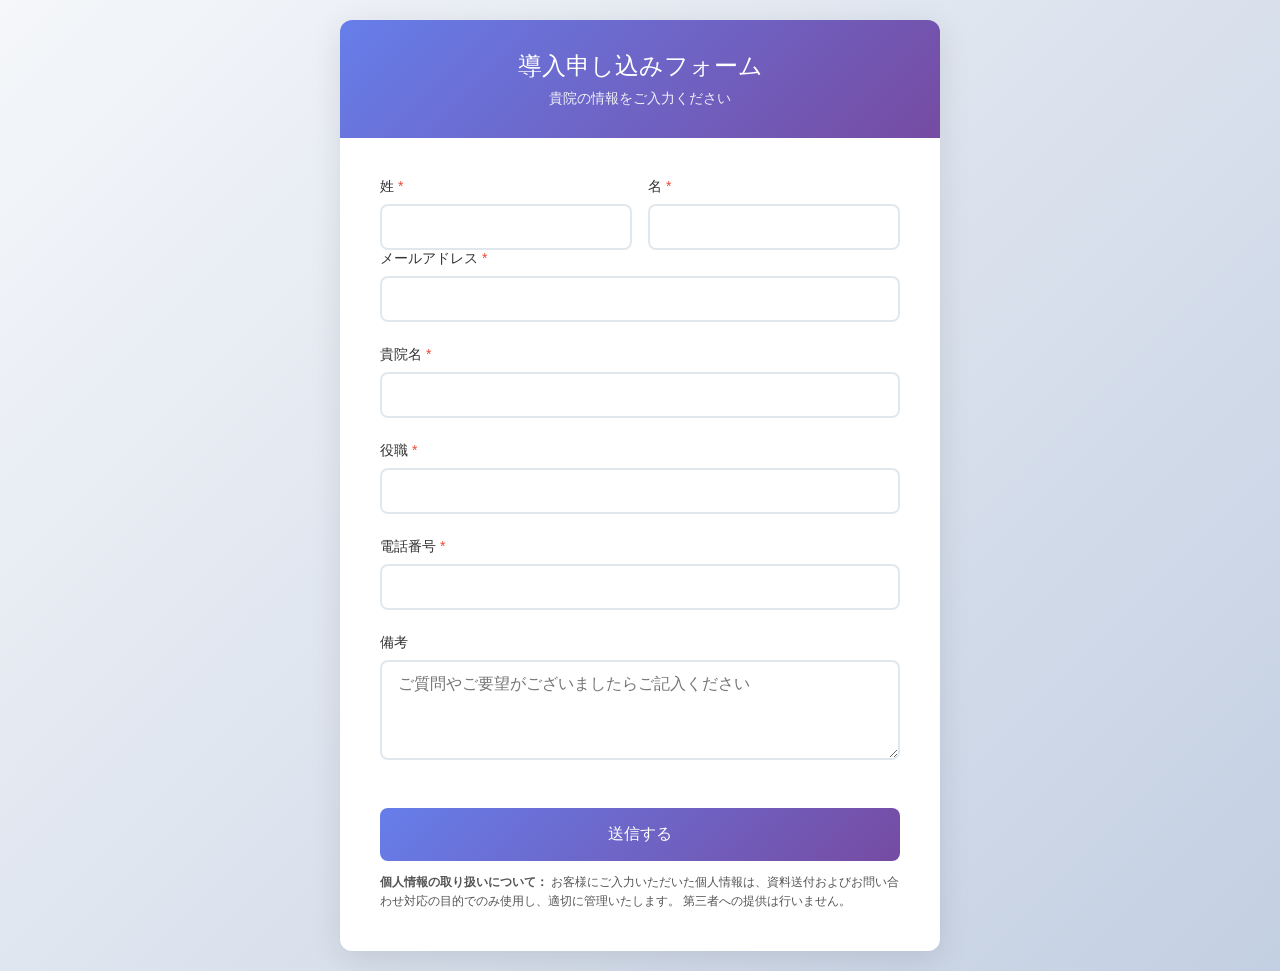
<file: form-1/index.html>
<!DOCTYPE html>
<html lang="ja">
<head>
    <!-- Google tag (gtag.js) -->
    <script async src="https://www.googletagmanager.com/gtag/js?id=G-EZYS3KW08E"></script>
    <script>
      window.dataLayer = window.dataLayer || [];
      function gtag(){dataLayer.push(arguments);}
      gtag('js', new Date());

      gtag('config', 'G-EZYS3KW08E');
    </script>
    <meta charset="UTF-8">
    <meta name="viewport" content="width=device-width, initial-scale=1.0">
    <title>導入申し込みフォーム</title>
    <style>
        * {
            margin: 0;
            padding: 0;
            box-sizing: border-box;
        }

        body {
            font-family: 'Hiragino Kaku Gothic ProN', 'Hiragino Sans', Meiryo, sans-serif;
            background: linear-gradient(135deg, #f5f7fa 0%, #c3cfe2 100%);
            min-height: 100vh;
            padding: 20px;
        }

        .container {
            max-width: 600px;
            margin: 0 auto;
            background: white;
            border-radius: 12px;
            box-shadow: 0 8px 32px rgba(0, 0, 0, 0.1);
            overflow: hidden;
        }

        .header {
            background: linear-gradient(135deg, #667eea 0%, #764ba2 100%);
            color: white;
            padding: 30px;
            text-align: center;
        }

        .header h1 {
            font-size: 24px;
            margin-bottom: 8px;
            font-weight: 500;
        }

        .header p {
            font-size: 14px;
            opacity: 0.9;
        }

        .form-container {
            padding: 40px;
        }

        .form-group {
            margin-bottom: 24px;
        }

        .form-group label {
            display: block;
            font-weight: 500;
            color: #333;
            margin-bottom: 8px;
            font-size: 14px;
        }

        .required {
            color: #e74c3c;
            margin-left: 4px;
        }

        .form-group input,
        .form-group textarea,
        .form-group select {
            width: 100%;
            padding: 12px 16px;
            border: 2px solid #e1e8ed;
            border-radius: 8px;
            font-size: 16px;
            transition: border-color 0.3s ease;
            font-family: inherit;
        }

        .form-group input:focus,
        .form-group textarea:focus,
        .form-group select:focus {
            outline: none;
            border-color: #667eea;
            box-shadow: 0 0 0 3px rgba(102, 126, 234, 0.1);
        }

        .form-group textarea {
            resize: vertical;
            min-height: 100px;
        }

        .name-group {
            display: flex;
            gap: 16px;
        }

        .name-group .form-group {
            flex: 1;
            margin-bottom: 0;
        }

        .submit-btn {
            width: 100%;
            background: linear-gradient(135deg, #667eea 0%, #764ba2 100%);
            color: white;
            padding: 16px;
            border: none;
            border-radius: 8px;
            font-size: 16px;
            font-weight: 500;
            cursor: pointer;
            transition: transform 0.2s ease, box-shadow 0.2s ease;
            margin-top: 20px;
        }

        .submit-btn:hover {
            transform: translateY(-2px);
            box-shadow: 0 8px 20px rgba(102, 126, 234, 0.3);
        }

        .submit-btn:active {
            transform: translateY(0);
        }

        .loading {
            display: none;
            text-align: center;
            padding: 20px;
            color: #667eea;
        }

        .error-message {
            color: #e74c3c;
            font-size: 14px;
            margin-top: 4px;
            display: none;
        }

        @media (max-width: 480px) {
            .name-group {
                flex-direction: column;
                gap: 0;
            }

            .name-group .form-group {
                margin-bottom: 24px;
            }

            .form-container {
                padding: 20px;
            }
        }
    </style>
</head>
<body>
    <div class="container">
        <div class="header">
            <h1>導入申し込みフォーム</h1>
            <p>貴院の情報をご入力ください</p>
        </div>

        <div class="form-container">
            <form id="applicationForm" method="POST" action="https://script.google.com/macros/s/AKfycbxItAKS_64qDomToMw9pVUviXkRFxmHYmUp7fqmUZ65HBTS-r95ZTWA8qgP76nP6UTh/exec">
                <div class="name-group">
                    <div class="form-group">
                        <label for="lastName">姓<span class="required">*</span></label>
                        <input type="text" id="lastName" name="lastName" required>
                        <div class="error-message" id="lastNameError">姓を入力してください</div>
                    </div>
                    <div class="form-group">
                        <label for="firstName">名<span class="required">*</span></label>
                        <input type="text" id="firstName" name="firstName" required>
                        <div class="error-message" id="firstNameError">名を入力してください</div>
                    </div>
                </div>

                <div class="form-group">
                    <label for="email">メールアドレス<span class="required">*</span></label>
                    <input type="email" id="email" name="email" required>
                    <div class="error-message" id="emailError">有効なメールアドレスを入力してください</div>
                </div>

                <div class="form-group">
                    <label for="hospitalName">貴院名<span class="required">*</span></label>
                    <input type="text" id="hospitalName" name="hospitalName" required>
                    <div class="error-message" id="hospitalNameError">貴院名を入力してください</div>
                </div>

                <div class="form-group">
                    <label for="position">役職<span class="required">*</span></label>
                    <input type="text" id="position" name="position" required>
                    <div class="error-message" id="positionError">役職を入力してください</div>
                </div>

                <div class="form-group">
                    <label for="phoneNumber">電話番号<span class="required">*</span></label>
                    <input type="tel" id="phoneNumber" name="phoneNumber" required>
                    <div class="error-message" id="phoneNumberError">電話番号を入力してください</div>
                </div>

                <div class="form-group">
                    <label for="remarks">備考</label>
                    <textarea id="remarks" name="remarks" placeholder="ご質問やご要望がございましたらご記入ください"></textarea>
                </div>

                <button type="submit" class="submit-btn">送信する</button>
                <p style="font-size: 12px; color: #555; margin-top: 12px; line-height: 1.6;">
                    <strong>個人情報の取り扱いについて：</strong>
                    お客様にご入力いただいた個人情報は、資料送付およびお問い合わせ対応の目的でのみ使用し、適切に管理いたします。
                    第三者への提供は行いません。
                </p>
            </form>

            <div class="loading" id="loading">
                <p>送信中...</p>
            </div>
        </div>
    </div>

    <script>
        document.getElementById('applicationForm').addEventListener('submit', function(e) {
            e.preventDefault();

            // バリデーション
            if (!validateForm()) {
                return;
            }

            // ローディング表示
            document.getElementById('loading').style.display = 'block';
            this.style.display = 'none';

            // フォームデータを収集
            const formData = new FormData(this);

            // GASに送信
            fetch(this.action, {
                method: 'POST',
                body: formData,
                mode: 'no-cors'
            })
            .then(() => {
                // サンクスページへリダイレクト
                window.location.href = 'thanks.html';
            })
            .catch(error => {
                console.error('Error:', error);
                alert('送信中にエラーが発生しました。もう一度お試しください。');
                document.getElementById('loading').style.display = 'none';
                document.querySelector('.form-container form').style.display = 'block';
            });
        });

        function validateForm() {
            let isValid = true;
            const fields = [
                { id: 'lastName', errorId: 'lastNameError' },
                { id: 'firstName', errorId: 'firstNameError' },
                { id: 'email', errorId: 'emailError' },
                { id: 'hospitalName', errorId: 'hospitalNameError' },
                { id: 'position', errorId: 'positionError' },
                { id: 'phoneNumber', errorId: 'phoneNumberError' }
            ];

            // エラーメッセージをリセット
            fields.forEach(field => {
                document.getElementById(field.errorId).style.display = 'none';
                document.getElementById(field.id).style.borderColor = '#e1e8ed';
            });

            // 各フィールドをチェック
            fields.forEach(field => {
                const value = document.getElementById(field.id).value.trim();
                if (!value) {
                    document.getElementById(field.errorId).style.display = 'block';
                    document.getElementById(field.id).style.borderColor = '#e74c3c';
                    isValid = false;
                }
            });

            // メールアドレスの形式チェック
            const email = document.getElementById('email').value.trim();
            const emailRegex = /^[^\s@]+@[^\s@]+\.[^\s@]+$/;
            if (email && !emailRegex.test(email)) {
                document.getElementById('emailError').style.display = 'block';
                document.getElementById('emailError').textContent = '有効なメールアドレスを入力してください';
                document.getElementById('email').style.borderColor = '#e74c3c';
                isValid = false;
            }

            return isValid;
        }
    </script>
</body>
</html>
</file>
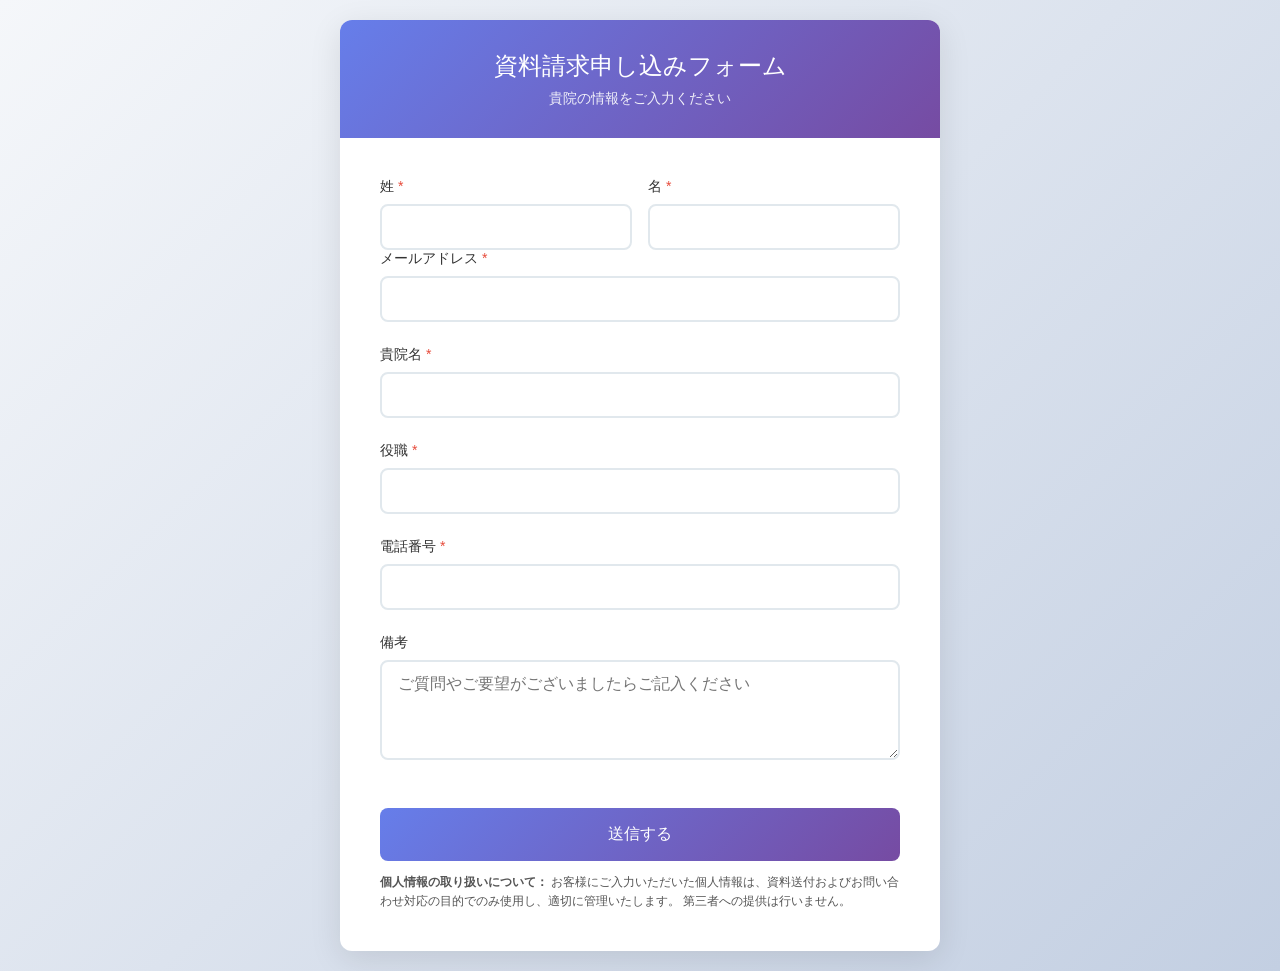
<file: form-2/index.html>
<!DOCTYPE html>
<html lang="ja">
<head>
    <!-- Google tag (gtag.js) -->
    <script async src="https://www.googletagmanager.com/gtag/js?id=G-EZYS3KW08E"></script>
    <script>
      window.dataLayer = window.dataLayer || [];
      function gtag(){dataLayer.push(arguments);}
      gtag('js', new Date());

      gtag('config', 'G-EZYS3KW08E');
    </script>
    <meta charset="UTF-8">
    <meta name="viewport" content="width=device-width, initial-scale=1.0">
    <title>資料請求申し込みフォーム</title>
    <style>
        * {
            margin: 0;
            padding: 0;
            box-sizing: border-box;
        }

        body {
            font-family: 'Hiragino Kaku Gothic ProN', 'Hiragino Sans', Meiryo, sans-serif;
            background: linear-gradient(135deg, #f5f7fa 0%, #c3cfe2 100%);
            min-height: 100vh;
            padding: 20px;
        }

        .container {
            max-width: 600px;
            margin: 0 auto;
            background: white;
            border-radius: 12px;
            box-shadow: 0 8px 32px rgba(0, 0, 0, 0.1);
            overflow: hidden;
        }

        .header {
            background: linear-gradient(135deg, #667eea 0%, #764ba2 100%);
            color: white;
            padding: 30px;
            text-align: center;
        }

        .header h1 {
            font-size: 24px;
            margin-bottom: 8px;
            font-weight: 500;
        }

        .header p {
            font-size: 14px;
            opacity: 0.9;
        }

        .form-container {
            padding: 40px;
        }

        .form-group {
            margin-bottom: 24px;
        }

        .form-group label {
            display: block;
            font-weight: 500;
            color: #333;
            margin-bottom: 8px;
            font-size: 14px;
        }

        .required {
            color: #e74c3c;
            margin-left: 4px;
        }

        .form-group input,
        .form-group textarea,
        .form-group select {
            width: 100%;
            padding: 12px 16px;
            border: 2px solid #e1e8ed;
            border-radius: 8px;
            font-size: 16px;
            transition: border-color 0.3s ease;
            font-family: inherit;
        }

        .form-group input:focus,
        .form-group textarea:focus,
        .form-group select:focus {
            outline: none;
            border-color: #667eea;
            box-shadow: 0 0 0 3px rgba(102, 126, 234, 0.1);
        }

        .form-group textarea {
            resize: vertical;
            min-height: 100px;
        }

        .name-group {
            display: flex;
            gap: 16px;
        }

        .name-group .form-group {
            flex: 1;
            margin-bottom: 0;
        }

        .submit-btn {
            width: 100%;
            background: linear-gradient(135deg, #667eea 0%, #764ba2 100%);
            color: white;
            padding: 16px;
            border: none;
            border-radius: 8px;
            font-size: 16px;
            font-weight: 500;
            cursor: pointer;
            transition: transform 0.2s ease, box-shadow 0.2s ease;
            margin-top: 20px;
        }

        .submit-btn:hover {
            transform: translateY(-2px);
            box-shadow: 0 8px 20px rgba(102, 126, 234, 0.3);
        }

        .submit-btn:active {
            transform: translateY(0);
        }

        .loading {
            display: none;
            text-align: center;
            padding: 20px;
            color: #667eea;
        }

        .error-message {
            color: #e74c3c;
            font-size: 14px;
            margin-top: 4px;
            display: none;
        }

        @media (max-width: 480px) {
            .name-group {
                flex-direction: column;
                gap: 0;
            }

            .name-group .form-group {
                margin-bottom: 24px;
            }

            .form-container {
                padding: 20px;
            }
        }
    </style>
</head>
<body>
    <div class="container">
        <div class="header">
            <h1>資料請求申し込みフォーム</h1>
            <p>貴院の情報をご入力ください</p>
        </div>

        <div class="form-container">
            <form id="applicationForm" method="POST" action="https://script.google.com/macros/s/AKfycbwqRfseQYH1_NnkTyOmqCQ0MFMAxVUHT5np-sXWRS5RP93vyMnKXFpoIYwGxfCWkKt4JQ/exec">
                <div class="name-group">
                    <div class="form-group">
                        <label for="lastName">姓<span class="required">*</span></label>
                        <input type="text" id="lastName" name="lastName" required>
                        <div class="error-message" id="lastNameError">姓を入力してください</div>
                    </div>
                    <div class="form-group">
                        <label for="firstName">名<span class="required">*</span></label>
                        <input type="text" id="firstName" name="firstName" required>
                        <div class="error-message" id="firstNameError">名を入力してください</div>
                    </div>
                </div>

                <div class="form-group">
                    <label for="email">メールアドレス<span class="required">*</span></label>
                    <input type="email" id="email" name="email" required>
                    <div class="error-message" id="emailError">有効なメールアドレスを入力してください</div>
                </div>

                <div class="form-group">
                    <label for="hospitalName">貴院名<span class="required">*</span></label>
                    <input type="text" id="hospitalName" name="hospitalName" required>
                    <div class="error-message" id="hospitalNameError">貴院名を入力してください</div>
                </div>

                <div class="form-group">
                    <label for="position">役職<span class="required">*</span></label>
                    <input type="text" id="position" name="position" required>
                    <div class="error-message" id="positionError">役職を入力してください</div>
                </div>

                <div class="form-group">
                    <label for="phoneNumber">電話番号<span class="required">*</span></label>
                    <input type="tel" id="phoneNumber" name="phoneNumber" required>
                    <div class="error-message" id="phoneNumberError">電話番号を入力してください</div>
                </div>

                <div class="form-group">
                    <label for="remarks">備考</label>
                    <textarea id="remarks" name="remarks" placeholder="ご質問やご要望がございましたらご記入ください"></textarea>
                </div>

                <button type="submit" class="submit-btn">送信する</button>
                <p style="font-size: 12px; color: #555; margin-top: 12px; line-height: 1.6;">
                    <strong>個人情報の取り扱いについて：</strong>
                    お客様にご入力いただいた個人情報は、資料送付およびお問い合わせ対応の目的でのみ使用し、適切に管理いたします。
                    第三者への提供は行いません。
                </p>
            </form>

            <div class="loading" id="loading">
                <p>送信中...</p>
            </div>
        </div>
    </div>

    <script>
        document.getElementById('applicationForm').addEventListener('submit', function(e) {
            e.preventDefault();

            // バリデーション
            if (!validateForm()) {
                return;
            }

            // ローディング表示
            document.getElementById('loading').style.display = 'block';
            this.style.display = 'none';

            // フォームデータを収集
            const formData = new FormData(this);

            // GASに送信
            fetch(this.action, {
                method: 'POST',
                body: formData,
                mode: 'no-cors'
            })
            .then(() => {
                // サンクスページへリダイレクト
                window.location.href = 'thanks.html';
            })
            .catch(error => {
                console.error('Error:', error);
                alert('送信中にエラーが発生しました。もう一度お試しください。');
                document.getElementById('loading').style.display = 'none';
                document.querySelector('.form-container form').style.display = 'block';
            });
        });

        function validateForm() {
            let isValid = true;
            const fields = [
                { id: 'lastName', errorId: 'lastNameError' },
                { id: 'firstName', errorId: 'firstNameError' },
                { id: 'email', errorId: 'emailError' },
                { id: 'hospitalName', errorId: 'hospitalNameError' },
                { id: 'position', errorId: 'positionError' },
                { id: 'phoneNumber', errorId: 'phoneNumberError' }
            ];

            // エラーメッセージをリセット
            fields.forEach(field => {
                document.getElementById(field.errorId).style.display = 'none';
                document.getElementById(field.id).style.borderColor = '#e1e8ed';
            });

            // 各フィールドをチェック
            fields.forEach(field => {
                const value = document.getElementById(field.id).value.trim();
                if (!value) {
                    document.getElementById(field.errorId).style.display = 'block';
                    document.getElementById(field.id).style.borderColor = '#e74c3c';
                    isValid = false;
                }
            });

            // メールアドレスの形式チェック
            const email = document.getElementById('email').value.trim();
            const emailRegex = /^[^\s@]+@[^\s@]+\.[^\s@]+$/;
            if (email && !emailRegex.test(email)) {
                document.getElementById('emailError').style.display = 'block';
                document.getElementById('emailError').textContent = '有効なメールアドレスを入力してください';
                document.getElementById('email').style.borderColor = '#e74c3c';
                isValid = false;
            }

            return isValid;
        }
    </script>
</body>
</html>
</file>
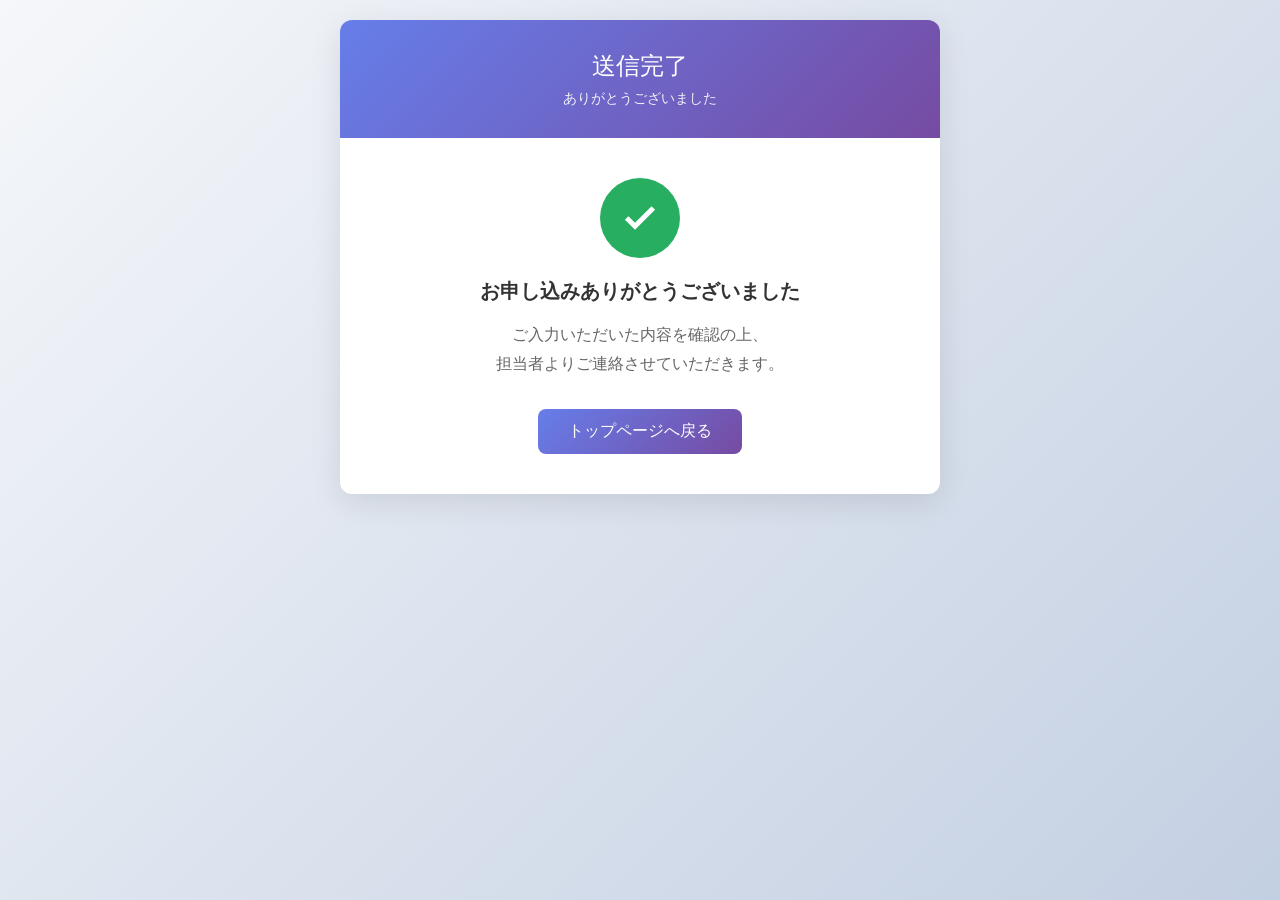
<file: form-1/thanks.html>
<!DOCTYPE html>
<html lang="ja">
<head>
    <!-- Google tag (gtag.js) -->
    <script async src="https://www.googletagmanager.com/gtag/js?id=G-EZYS3KW08E"></script>
    <script>
      window.dataLayer = window.dataLayer || [];
      function gtag(){dataLayer.push(arguments);}
      gtag('js', new Date());

      gtag('config', 'G-EZYS3KW08E');
    </script>
    <meta charset="UTF-8">
    <meta name="viewport" content="width=device-width, initial-scale=1.0">
    <title>送信完了 - 導入申し込みフォーム</title>
    <style>
        * {
            margin: 0;
            padding: 0;
            box-sizing: border-box;
        }

        body {
            font-family: 'Hiragino Kaku Gothic ProN', 'Hiragino Sans', Meiryo, sans-serif;
            background: linear-gradient(135deg, #f5f7fa 0%, #c3cfe2 100%);
            min-height: 100vh;
            padding: 20px;
        }

        .container {
            max-width: 600px;
            margin: 0 auto;
            background: white;
            border-radius: 12px;
            box-shadow: 0 8px 32px rgba(0, 0, 0, 0.1);
            overflow: hidden;
        }

        .header {
            background: linear-gradient(135deg, #667eea 0%, #764ba2 100%);
            color: white;
            padding: 30px;
            text-align: center;
        }

        .header h1 {
            font-size: 24px;
            margin-bottom: 8px;
            font-weight: 500;
        }

        .header p {
            font-size: 14px;
            opacity: 0.9;
        }

        .content {
            padding: 40px;
            text-align: center;
        }

        .check-icon {
            width: 80px;
            height: 80px;
            background: #27ae60;
            border-radius: 50%;
            margin: 0 auto 20px;
            display: flex;
            align-items: center;
            justify-content: center;
        }

        .content h2 {
            color: #333;
            margin-bottom: 16px;
            font-size: 20px;
        }

        .content p {
            color: #666;
            margin-bottom: 30px;
            line-height: 1.8;
        }

        .back-btn {
            display: inline-block;
            background: linear-gradient(135deg, #667eea 0%, #764ba2 100%);
            color: white;
            padding: 12px 30px;
            border: none;
            border-radius: 8px;
            font-size: 16px;
            font-weight: 500;
            cursor: pointer;
            text-decoration: none;
            transition: transform 0.2s ease, box-shadow 0.2s ease;
        }

        .back-btn:hover {
            transform: translateY(-2px);
            box-shadow: 0 8px 20px rgba(102, 126, 234, 0.3);
        }

        @media (max-width: 480px) {
            .content {
                padding: 20px;
            }
        }
    </style>
</head>
<body>
    <div class="container">
        <div class="header">
            <h1>送信完了</h1>
            <p>ありがとうございました</p>
        </div>

        <div class="content">
            <div class="check-icon">
                <svg width="40" height="40" viewBox="0 0 24 24" fill="none" stroke="white" stroke-width="3">
                    <polyline points="20,6 9,17 4,12"></polyline>
                </svg>
            </div>
            <h2>お申し込みありがとうございました</h2>
            <p>
                ご入力いただいた内容を確認の上、<br>
                担当者よりご連絡させていただきます。
            </p>
            <a href="https://dot-f.jp/reseful/" class="back-btn">トップページへ戻る</a>
        </div>
    </div>
</body>
</html>
</file>
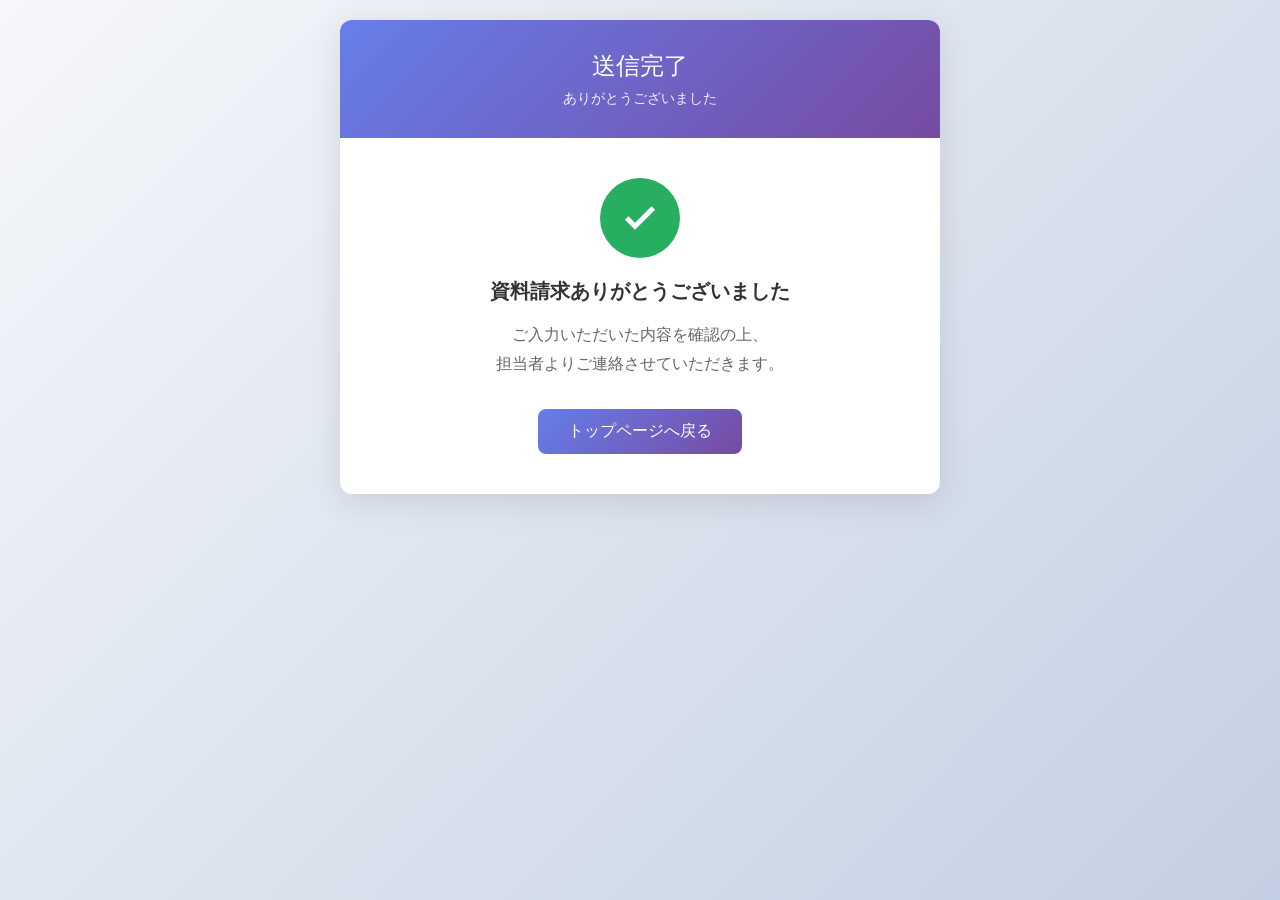
<file: form-2/thanks.html>
<!DOCTYPE html>
<html lang="ja">
<head>
    <!-- Google tag (gtag.js) -->
    <script async src="https://www.googletagmanager.com/gtag/js?id=G-EZYS3KW08E"></script>
    <script>
      window.dataLayer = window.dataLayer || [];
      function gtag(){dataLayer.push(arguments);}
      gtag('js', new Date());

      gtag('config', 'G-EZYS3KW08E');
    </script>
    <meta charset="UTF-8">
    <meta name="viewport" content="width=device-width, initial-scale=1.0">
    <title>送信完了 - 資料請求申し込みフォーム</title>
    <style>
        * {
            margin: 0;
            padding: 0;
            box-sizing: border-box;
        }

        body {
            font-family: 'Hiragino Kaku Gothic ProN', 'Hiragino Sans', Meiryo, sans-serif;
            background: linear-gradient(135deg, #f5f7fa 0%, #c3cfe2 100%);
            min-height: 100vh;
            padding: 20px;
        }

        .container {
            max-width: 600px;
            margin: 0 auto;
            background: white;
            border-radius: 12px;
            box-shadow: 0 8px 32px rgba(0, 0, 0, 0.1);
            overflow: hidden;
        }

        .header {
            background: linear-gradient(135deg, #667eea 0%, #764ba2 100%);
            color: white;
            padding: 30px;
            text-align: center;
        }

        .header h1 {
            font-size: 24px;
            margin-bottom: 8px;
            font-weight: 500;
        }

        .header p {
            font-size: 14px;
            opacity: 0.9;
        }

        .content {
            padding: 40px;
            text-align: center;
        }

        .check-icon {
            width: 80px;
            height: 80px;
            background: #27ae60;
            border-radius: 50%;
            margin: 0 auto 20px;
            display: flex;
            align-items: center;
            justify-content: center;
        }

        .content h2 {
            color: #333;
            margin-bottom: 16px;
            font-size: 20px;
        }

        .content p {
            color: #666;
            margin-bottom: 30px;
            line-height: 1.8;
        }

        .back-btn {
            display: inline-block;
            background: linear-gradient(135deg, #667eea 0%, #764ba2 100%);
            color: white;
            padding: 12px 30px;
            border: none;
            border-radius: 8px;
            font-size: 16px;
            font-weight: 500;
            cursor: pointer;
            text-decoration: none;
            transition: transform 0.2s ease, box-shadow 0.2s ease;
        }

        .back-btn:hover {
            transform: translateY(-2px);
            box-shadow: 0 8px 20px rgba(102, 126, 234, 0.3);
        }

        @media (max-width: 480px) {
            .content {
                padding: 20px;
            }
        }
    </style>
</head>
<body>
    <div class="container">
        <div class="header">
            <h1>送信完了</h1>
            <p>ありがとうございました</p>
        </div>

        <div class="content">
            <div class="check-icon">
                <svg width="40" height="40" viewBox="0 0 24 24" fill="none" stroke="white" stroke-width="3">
                    <polyline points="20,6 9,17 4,12"></polyline>
                </svg>
            </div>
            <h2>資料請求ありがとうございました</h2>
            <p>
                ご入力いただいた内容を確認の上、<br>
                担当者よりご連絡させていただきます。
            </p>
            <a href="https://dot-f.jp/reseful/" class="back-btn">トップページへ戻る</a>
        </div>
    </div>
</body>
</html>
</file>
